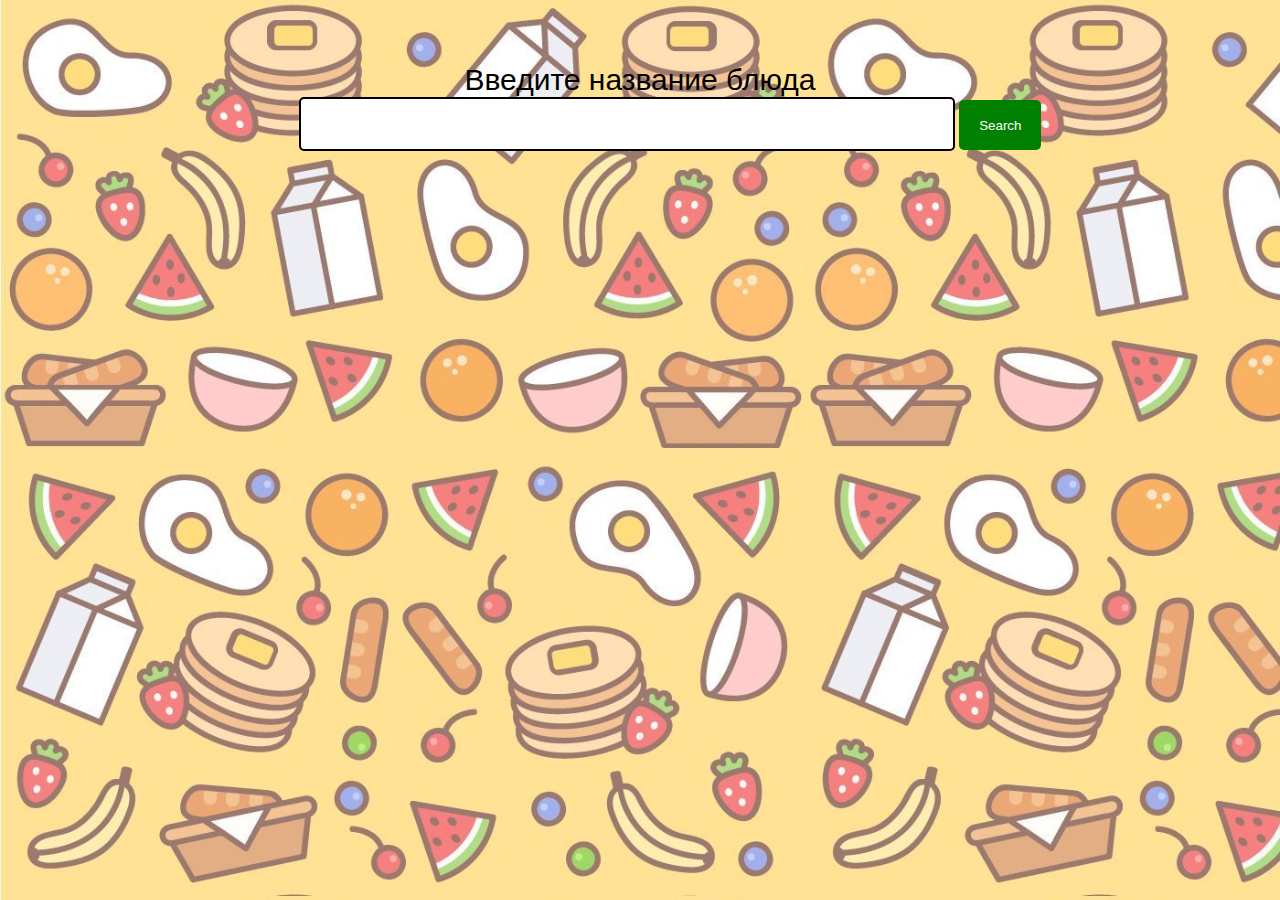
<file: Recipe/index.html>
<!DOCTYPE html>
<html>
 <head>
  <meta charset="utf-8" />
  <title>Recipe</title>
  <link href="style.css" rel="stylesheet"/>
 </head>
 <body>
    <div class="glavnaoe">
        <div class="text">Введите название блюда</div>
        <input type="text" class="strokavvoda"></input>
        <button onclick="searchRecipes()" type="button" class="knopka">Search</button>
        <div class="showreceipt">
            <!-- <div class="cardwithreceipt">
                <img src="img/download.jpg" class="img">
                <div class="dishname">ding dong</div>
                <div class="text2">Lorem ipsum dolor sit amet, consectetur adipiscing elit.<br> Duis non rhoncus quam. In a metus diam. In porttitor placerat orci ac bibendum.<br></div>
                <div class="cooktime">Time to cook: 100 years</div>
                <div class="ingridients">Ingridients: gavno</div>
                <div class="instructions">Instructions:dobav havna @Duhota</div>
                <div class="kbju">Calories: 10000<br> Protein: 28g<br> Fat: 12g<br> Carbs: 56g</fat></div>
            </div>
            <div class="cardwithreceipt">
                <img src="img/download.jpg" class="img">
                <div class="dishname">ding dong</div>
                <div class="text2">Lorem ipsum dolor sit amet, consectetur adipiscing elit.<br> Duis non rhoncus quam. In a metus diam. In porttitor placerat orci ac bibendum.<br></div>
                <div class="cooktime">time to cook: 100 years</div>
                <div class="ingridients">Ingridients: gavno</div>
                <div class="instructions">Instructions:dobav havna @Duhota</div>
                <div class="kbju">Calories: 10000<br> Protein: 28g<br> Fat: 12g<br> Carbs: 56g</fat></div>
            </div>
            <div class="cardwithreceipt">
                <img src="img/download.jpg" class="img">
                <div class="dishname">ding dong</div>
                <div class="text2">Lorem ipsum dolor sit amet, consectetur adipiscing elit.<br> Duis non rhoncus quam. In a metus diam. In porttitor placerat orci ac bibendum.<br></div>
                <div class="cooktime">time to cook: 100 years</div>
                <div class="ingridients">Ingridients: gavno</div>
                <div class="instructions">Instructions:dobav havna @Duhota</div>
                <div class="kbju">Calories: 10000<br> Protein: 28g<br> Fat: 12g<br> Carbs: 56g</fat></div>
            </div>
            <div class="cardwithreceipt">
                <img src="img/download.jpg" class="img">
                <div class="dishname">ding dong</div>
                <div class="text2">Lorem ipsum dolor sit amet, consectetur adipiscing elit.<br> Duis non rhoncus quam. In a metus diam. In porttitor placerat orci ac bibendum.<br></div>
                <div class="cooktime">time to cook: 100 years</div>
                <div class="ingridients">Ingridients: gavno</div>
                <div class="instructions">Instructions:dobav havna @Duhota</div>
                <div class="kbju">Calories: 10000<br> Protein: 28g<br> Fat: 12g<br> Carbs: 56g</fat></div>
            </div>
            <div class="cardwithreceipt">
                <img src="img/download.jpg" class="img">
                <div class="dishname">ding dong</div>
                <div class="text2">Lorem ipsum dolor sit amet, consectetur adipiscing elit.<br> Duis non rhoncus quam. In a metus diam. In porttitor placerat orci ac bibendum.<br></div>
                <div class="cooktime">time to cook: 100 years</div>
                <div class="ingridients">Ingridients: gavno</div>
                <div class="instructions">Instructions:dobav havna @Duhota</div>
                <div class="kbju">Calories: 10000<br> Protein: 28g<br> Fat: 12g<br> Carbs: 56g</fat></div>
            </div> -->
        </div>
    </div>
    <script src="funct.js"></script>
 </body>
</file>
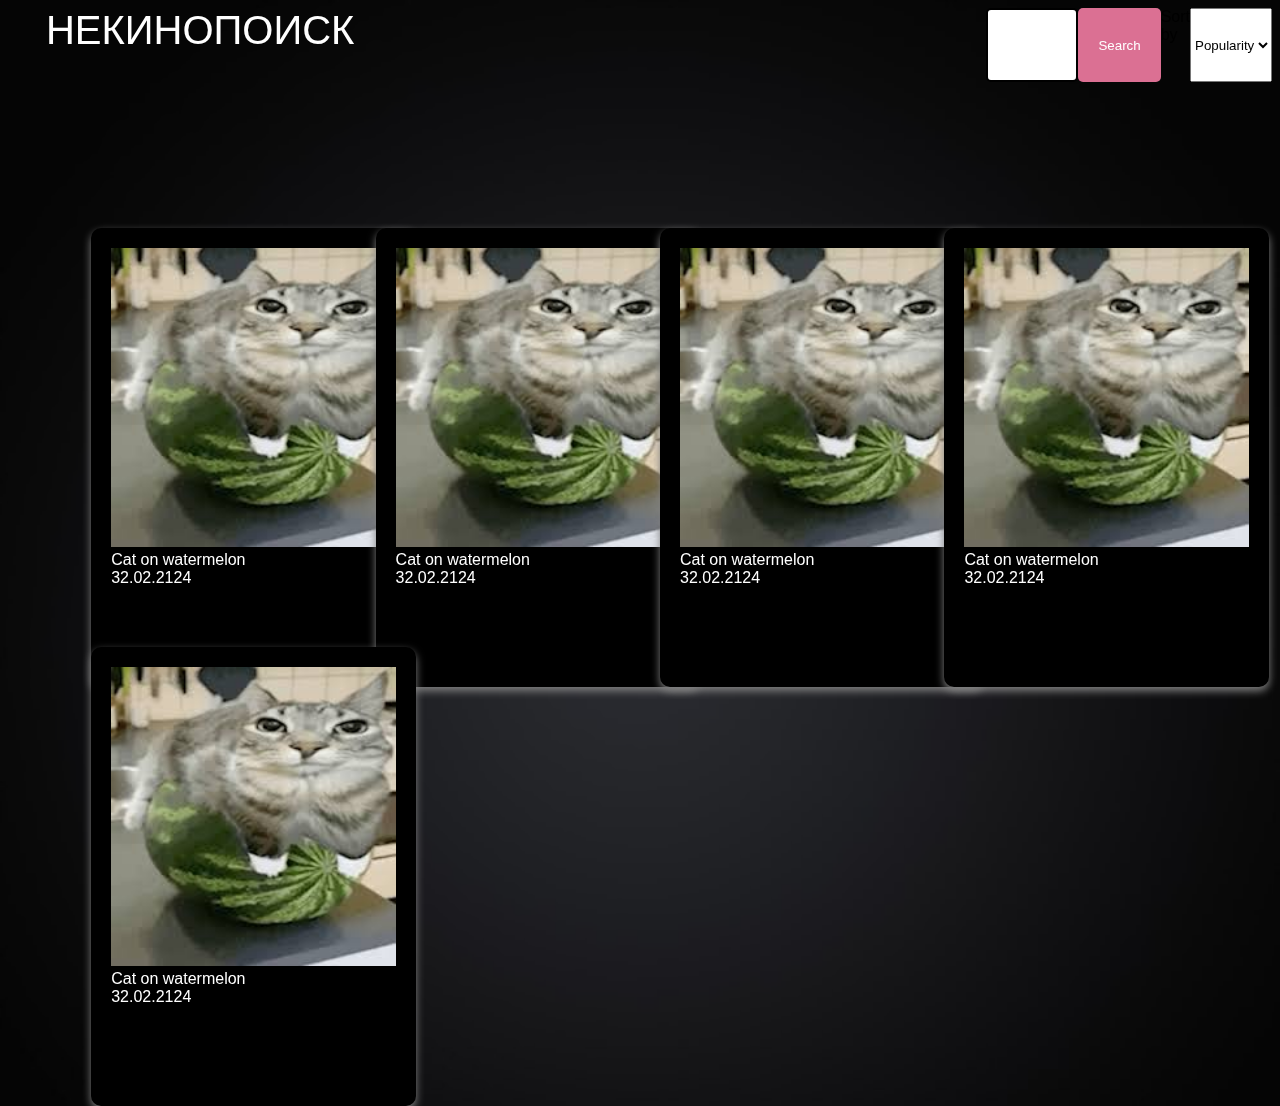
<file: Movie/Movie.html>
<!DOCTYPE html>
<html>
 <head>
  <meta charset="utf-8" />
  <title>Movie</title>
  <link href="StyleFM.css" rel="stylesheet"/>
 </head>
 <body>
    <div class="glavnaoe">
        <div class="header">
            <div class="text">НЕКИНОПОИСК</div>
            <input type="text" class="strokavvoda"></input>
            <button onclick="searchMovies()" class="knopka">Search</button>
            <label for="sortby">Sort by</label>
            <select onchange="displayMovies()" name="sortby" id="sortby">
                <option value="Popularity">Popularity</option>
                <option value="Date">Date</option>
                <option value="Rating">Rating</option>
            </select>
        </div>
        <div class="showfilms">
            <div class="cardwirhfilm">
                <img src="img/download.jpg" class="img">
                <div class="filmname">Cat on watermelon</div>
                <div class="date">32.02.2124<br></div>
            </div>
            <div class="cardwirhfilm">
                <img src="img/download.jpg" class="img">
                <div class="filmname">Cat on watermelon</div>
                <div class="date">32.02.2124<br></div>
            </div>
            <div class="cardwirhfilm">
                <img src="img/download.jpg" class="img">
                <div class="filmname">Cat on watermelon</div>
                <div class="date">32.02.2124<br></div>
            </div>
            <div class="cardwirhfilm">
                <img src="img/download.jpg" class="img">
                <div class="filmname">Cat on watermelon</div>
                <div class="date">32.02.2124<br></div>
            </div>
            <div class="cardwirhfilm">
                <img src="img/download.jpg" class="img">
                <div class="filmname">Cat on watermelon</div>
                <div class="date">32.02.2124<br></div>
            </div>
        </div>
    </div>
    <script src="Movie.js"></script>
 </body>
</html>
</file>
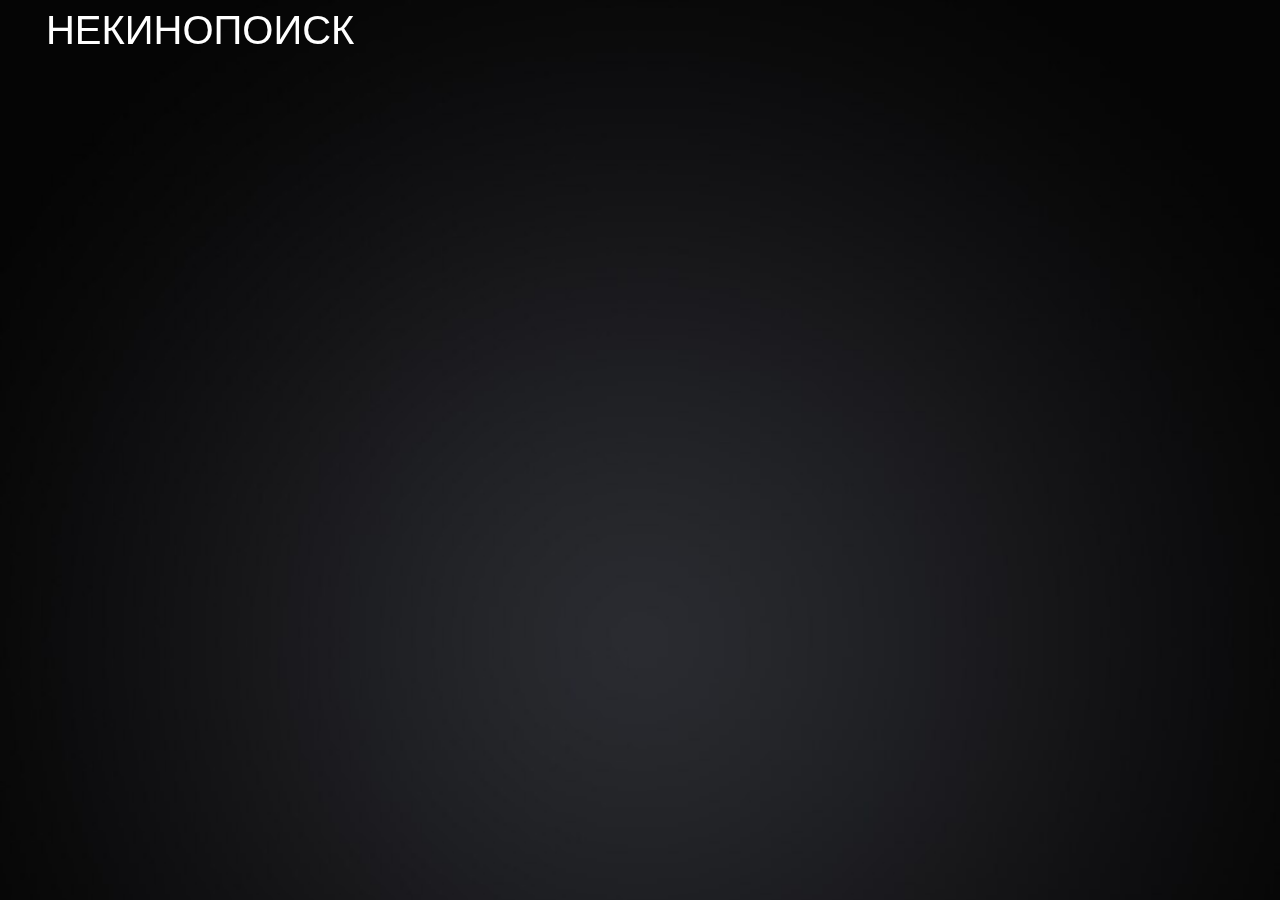
<file: Movie/Movie2.html>
<!DOCTYPE html>
<html>
 <head>
  <meta charset="utf-8" />
  <title>Movie</title>
  <link href="StyleFM.css" rel="stylesheet"/>
 </head>
 <body>
    <div class="glavnaoe">
        <div class="header">
            <div class="text">НЕКИНОПОИСК</div>
        </div>
        <div class="movieinfo"></div>
        <div class="synopsis"></div>
    </div>
    <script src="Movie2.js"></script>
</html>
</file>
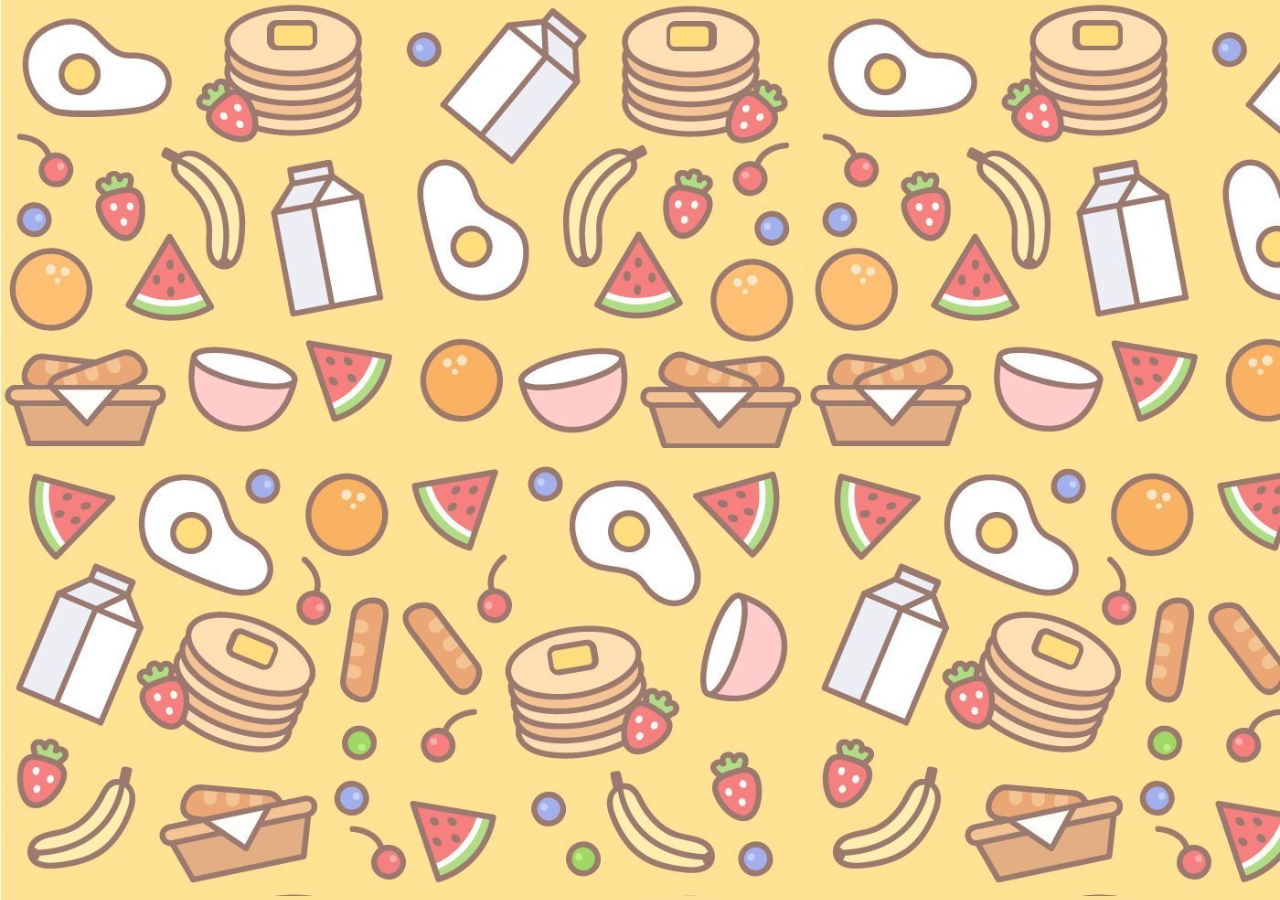
<file: Recipe/recipe.html>
<!DOCTYPE html>
<html>
 <head>
  <meta charset="utf-8" />
  <title>Recipe</title>
  <link href="style.css" rel="stylesheet"/>
 </head>
 <body>
    <div class="pagewithrecipe">
    </div>
    <script src="Recipe2.js"></script>
 </body>
</html>
</file>
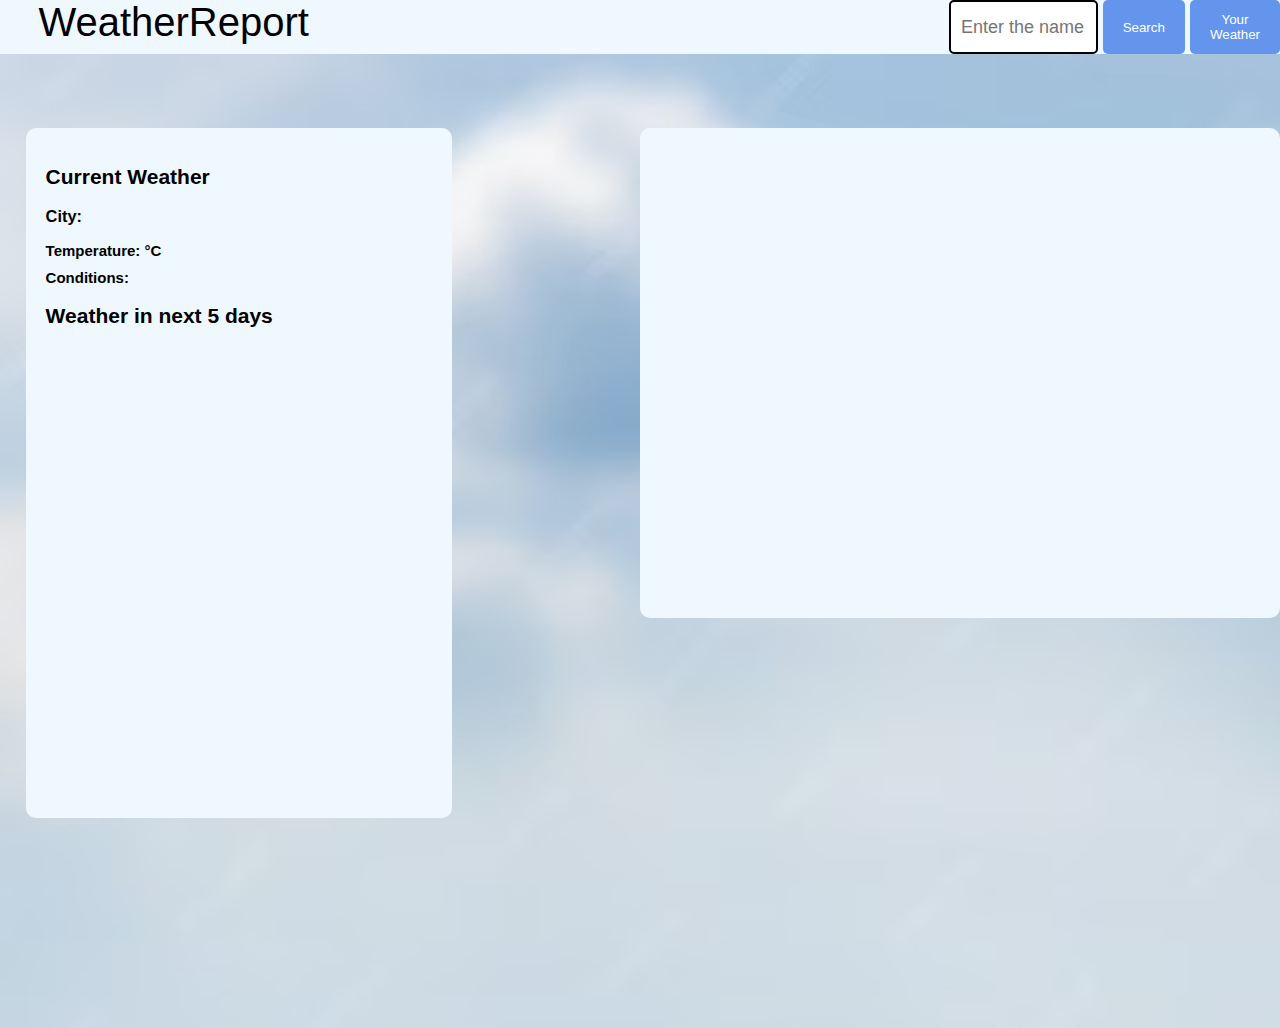
<file: Weather/Weather.html>
<!DOCTYPE html>
<html>
 <head>
  <meta charset="utf-8" />
  <title>Weather</title>
  <link href="StyleFW.css" rel="stylesheet"/>
 </head>
 <body>
    <div class="header">
        <div class="text">WeatherReport</div>
        
        <input type="text" class="strokavvoda" placeholder="Enter the name your city"></input>
        <button onclick="getWeather()" class="knopka">Search</button>
        <button onclick="getWeatherHere()" class="knopka">Your Weather</button>
    </div>
    <div class="odinuroven"><div class="weather">
      <div class="okoshko">
        <div class="weatherpannel">
          <h2>Current Weather</h2>
          <h3>City: <span id="current-city"></span></h3>
          <div class="weathernow">
            <h1>Temperature: <span id="current-temp"></span>°C</h1>
            <h1>Conditions: <span id="current-conditions"></span></h1>
          </div>
          <h2>Weather in next 5 days</h2>
          <div class="nextdays">
            <!-- <div class="day">
              <h3>Day 1</h3>
              <p>Temperature: <span id="day1-temp"></span>°C</p>
              <p>Conditions: <span id="day1-conditions"></span></p>
            </div>
            <div class="day">
              <h3>Day 2</h3>
              <p>Temperature: <span id="day2-temp"></span>°C</p>
              <p>Conditions: <span id="day2-conditions"></span></p>
            </div>
            <div class="day">
              <h3>Day 3</h3>
              <p>Temperature: <span id="day3-temp"></span>°C</p>
              <p>Conditions: <span id="day3-conditions"></span></p>
            </div>
            <div class="day">
              <h3>Day 4</h3>
              <p>Temperature: <span id="day4-temp"></span>°C</p>
              <p>Conditions: <span id="day4-conditions"></span></p>
            </div>
            <div class="day">
              <h3>Day 5</h3>
              <p>Temperature: <span id="day5-temp"></span>°C</p>
              <p>Conditions: <span id="day5-conditions"></span></p>
            </div> -->
          </div>
        </div>

      </div>
      <!-- <select id="units">
        <option value="Celcius">Celcius</option>
        <option value="Fahrenheit">Fahrenheit</option>
      </select> -->
      <div class="map">
        <iframe src="https://www.google.com/maps/embed?pb=!1m14!1m12!1m3!1d5817.062629563476!2d76.65575331520044!3d43.1983441700579!2m3!1f0!2f0!3f0!3m2!1i1024!2i768!4f13.1!5e0!3m2!1sru!2skz!4v1731258987438!5m2!1sru!2skz" width="600" height="450" style="border:0;" allowfullscreen="" loading="lazy" referrerpolicy="no-referrer-when-downgrade"></iframe>
      </div>
    </div>
  </div>  
  </div>
    <script src="Weather.js"></script>  
 </body>
</html>
</file>
<file: Recipe/style.css>
.strokavvoda{
    width: 50%;
    height: 30px;
    padding: 10px;
    font-size: 18px;
    border: 2px solid black;
    border-radius: 5px;
    margin-left: 23%;
}
body{
    background-image: url('img/1636571870_3-papik-pro-p-fon-yeda-risunok-3.jpg');
    background-size: cover;
    font-family: Verdana, Geneva, Tahoma, sans-serif;
}
.glavnoe{
    display: flex;
}
.text{
    text-align: center;
    margin-top: 5%;
    font-size: 30px;
    font-style: 4000;
    color: black;
    
}
.cardwithreceipt{
    background-color: white;
    border-radius: 10px;
    color: black;
    padding: 20px;
    margin: 20px;
    box-shadow: 0 4px 8px 0 gray;
    width:auto;
    display: flex;
    flex-direction: column;
    justify-content: space-between;
    align-items: center;
}
.showreceipt{
    display: grid;
    grid-template-columns: repeat(3, 1fr);
    grid-gap: 20px;
    margin: 0 auto;
    margin-left: 6%;
}
.img{
    margin: 0 auto;
}
.dishname{
    font-size: 20px;
}
.cooktime{
    font-size: 20px;
}
.ingridients{
    font-size: 20px;
}
.instructions{
    font-size: 20px;
}
.kbju{
    font-size: 20px;
}
.knopka{
    background-color: green;
    color: white;
    padding: 10px 20px;
    border: none;
    border-radius: 5px;
    cursor: pointer;
    height: 50px;
}
.pagewithrecipe{
    display: flex;
    flex-direction: column;
    margin: 0 auto;
    background: #FFFFFF;
}
.recipe{
    margin-top: 30px;
}
</file>
<file: Movie/StyleFM.css>
body{
    background-image: url('img/abstract-textured-backgound_1258-30461.jpg');
    background-size: cover;
    backdrop-filter: blur(5px);
    font-family: Verdana, Geneva, Tahoma, sans-serif;
}
.text{
    color: white;
    font-size: 40px;
    margin-left: 3%;
}
.header{
    margin: auto;
    display: flex;
}
.strokavvoda{
    width: 20%;
    height: 50px;
    padding: 10px;
    font-size: 18px;
    border: 2px solid black;
    border-radius: 5px;
    margin-left: 50%;
}
.knopka{
    background-color: palevioletred;
    color: white;
    padding: 10px 20px;
    border: none;
    border-radius: 5px;
    cursor: pointer;
}
.cardwirhfilm{
    background-color: black;
    border-radius: 10px;
    color: white;
    padding: 20px;
    margin: 20px;
    box-shadow: 0 4px 8px 0 gray;
    width: 100%;
    height: 100%;
}  
.showfilms{
    display: grid;
    grid-template-columns: repeat(4, 1fr);
    margin: 0 auto;
    margin-top: 10%;
    width: 90%;
}
img {
    width: 100%;
}

.castinfo {
    display: flex;
    overflow-y: scroll;
    gap: 20px;
    padding: 20px;
}
</file>
<file: Weather/StyleFW.css>
body{
    font-family: Verdana, Geneva, Tahoma, sans-serif;
    margin: 0;
    padding: 0;
    background-image: url(img/snowy-background-snow-covered-surface-earth-after-blizzard-morning-sunlight-with-distinct-layers-snow-sky-with-clouds-out-focus-winter-christmas-background_199743-7240.avif);
    background-size: cover;
}
.text{
    color: Black;
    font-size: 40px;
    margin-left: 3%;
}
.header{
    position: absolute;
    display: flex;
    background-color: aliceblue;
    width: 100%;
}
.strokavvoda{
    width: 20%;
    height: 30px;
    padding: 10px;
    font-size: 18px;
    border: 2px solid black;
    border-radius: 5px;
    margin-left: 50%;
}
.knopka{
    background-color: cornflowerblue;
    color: white;
    padding: 10px 20px;
    border: none;
    border-radius: 5px;
    cursor: pointer;
    margin-left: 5px;
}
.weather{
    display: flex;
    height: 100vh;
    padding-top: 10%;
    padding-left: 2%;
}
.okoshko{
    width: 600px;
    height: 650px;
    background-color: aliceblue;
    border-radius: 10px;
    padding: 20px;
    font-size: 14px;
}
.weatherpannel{
    padding: 0;
    margin: 0;
}
.weathernow{
    margin-bottom: 10px;
}
.day{
    margin-bottom: 10px;
}
.day h3{
    margin-top: 0;
    font-size: 16px;
}  

.nextdays{
    display: flex;
    gap: 10px;
}
h1{
    font-size: 15px;
}
.map{
    width: 600px;
    height: 450px;
    margin-left: 15%;
    background-color: aliceblue;
    border-radius: 10px;
    padding: 20px;
}
select{
    width: 100px;
    height: 30px;
    margin-left: 5px;
    border-radius: 5px;
}
</file>
